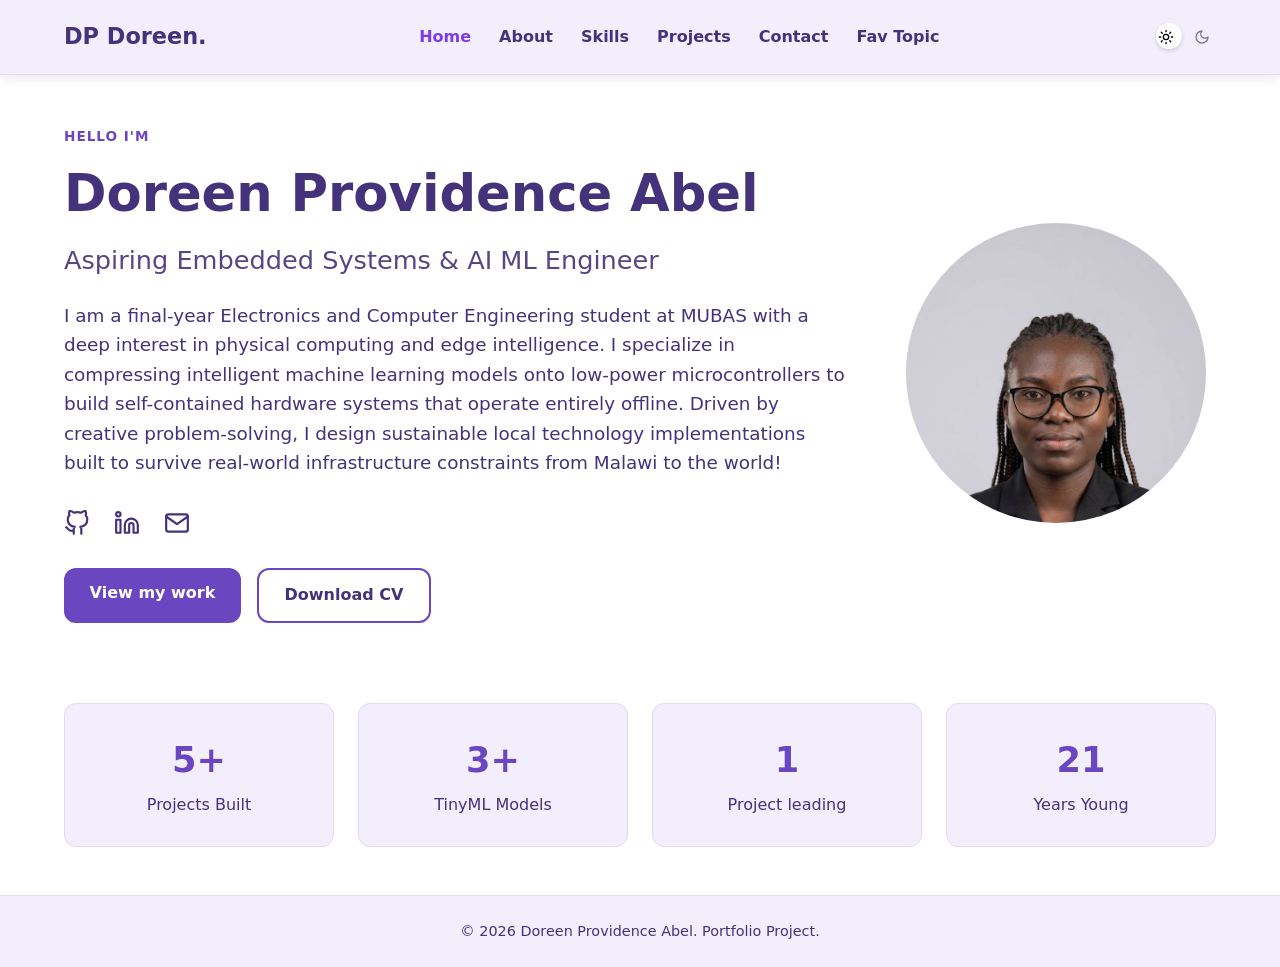
<file: index.html>
<!DOCTYPE html>
<html lang="en">

<head>
    <meta charset="UTF-8">
    <meta name="viewport" content="width=device-width, initial-scale=1.0">
    <title>Doreen Providence Abel | Engineering Portfolio</title>
    <link rel="stylesheet" href="./css/style.css">

    <script>
        (function () {
            const savedTheme = localStorage.getItem('theme') || 'light';
            document.documentElement.setAttribute('data-theme', savedTheme);
        })();
    </script>
</head>

<body class="site-wrapper">

    <!-- UNIVERSAL HEADER COMPONENT -->
    <header>
        <nav class="nav-container">
            <div class="logo">DP Doreen.</div>

            <!-- Standard Desktop Navigation Links Container -->
            <ul class="nav-links">
                <li><a href="index.html" class="active">Home</a></li>
                <li><a href="about.html">About</a></li>
                <li><a href="skills.html">Skills</a></li>
                <li><a href="projects.html">Projects</a></li>
                <li><a href="contact.html">Contact</a></li>
                <li><a href="fav-topic.html">Fav Topic</a></li>
            </ul>
            <div class="nav-utilities">
                <!-- Finalized Vector Pill Theme Switcher (Matches Your Design Reference) -->
                <button id="theme-toggle" class="theme-switch-pill" aria-label="Toggle Light and Dark Mode State">
                    <span class="pill-thumb"></span>

                    <!-- Vector Sun Line Icon -->
                    <svg class="icon-sun" viewBox="0 0 24 24" fill="none" stroke="currentColor" stroke-width="2" stroke-linecap="round"
                        stroke-linejoin="round">
                        <circle cx="12" cy="12" r="4"></circle>
                        <path
                            d="M12 2v2M12 20v2M4.93 4.93l1.41 1.41M17.66 17.66l1.41 1.41M2 12h2M20 12h2M6.34 17.66l-1.41 1.41M19.07 4.93l-1.41 1.41">
                        </path>
                    </svg>

                    <!-- Vector Moon Line Icon -->
                    <svg class="icon-moon" viewBox="0 0 24 24" fill="none" stroke="currentColor" stroke-width="2" stroke-linecap="round"
                        stroke-linejoin="round">
                        <path d="M12 3a6 6 0 0 0 9 9 9 9 0 1 1-9-9Z"></path>
                    </svg>
                </button>

                <button id="hamburger-trigger" aria-label="Toggle Mobile Navigation Drawer">☰</button>

            </div>
        </nav>
    </header>


    <!-- HERO INTRODUCTION ELEMENT -->
    <main class="main-content">
        <section id="hero" class="hero-split-layout">
            <div class="hero-text-block">
                <span class="eyebrow-sub">HELLO I'M</span>
                <h1>Doreen Providence Abel</h1>
                <h2>Aspiring Embedded Systems & AI ML Engineer</h2>
                <p class="hero-tagline">
                    I am a final-year Electronics and Computer Engineering student at MUBAS with a deep interest in physical computing and
                    edge intelligence. I specialize in compressing intelligent machine learning models onto low-power microcontrollers to
                    build self-contained hardware systems that operate entirely offline. Driven by creative problem-solving, I design
                    sustainable local technology implementations built to survive real-world infrastructure constraints from Malawi to the
                    world!
                </p>
                <div class="hero-social-icons-row">
                    <!-- Clickable GitHub Vector Link -->
                    <a href="https://github.com/pro247" target="_blank" class="hero-icon-link" aria-label="Open GitHub Developer Node">
                        <svg viewBox="0 0 24 24" width="24" height="24" fill="none" stroke="currentColor" stroke-width="2"
                            stroke-linecap="round" stroke-linejoin="round">
                            <path
                                d="M9 19c-5 1.5-5-2.5-7-3m14 6v-3.87a3.37 3.37 0 0 0-.94-2.61c3.14-.35 6.44-1.54 6.44-7A5.44 5.44 0 0 0 20 4.77 5.07 5.07 0 0 0 19.91 1S18.73.65 16 2.48a13.38 13.38 0 0 0-7 0C6.27.65 5.09 1 5.09 1A5.07 5.07 0 0 0 5 4.77a5.44 5.44 0 0 0-1.5 3.78c0 5.42 3.3 6.61 6.44 7A3.37 3.37 0 0 0 9 18.13V22">
                            </path>
                        </svg>
                    </a>

                    <!-- Clickable LinkedIn Vector Link -->
                    <a href="https://www.linkedin.com/in/doreen-providence-abel " target="_blank" class="hero-icon-link"
                        aria-label="Open LinkedIn Professional Network">
                        <svg viewBox="0 0 24 24" width="24" height="24" fill="none" stroke="currentColor" stroke-width="2"
                            stroke-linecap="round" stroke-linejoin="round">
                            <path d="M16 8a6 6 0 0 1 6 6v7h-4v-7a2 2 0 0 0-2-2 2 2 0 0 0-2 2v7h-4v-7a6 6 0 0 1 6-6z"></path>
                            <rect x="2" y="9" width="4" height="12"></rect>
                            <circle cx="4" cy="4" r="2"></circle>
                        </svg>
                    </a>
                    <!-- Clickable Email Link (Routes straight to your Contact Terminal form page) -->
                    <a href="contact.html" class="hero-icon-link" aria-label="Route to Contact Terminal Form">
                        <svg viewBox="0 0 24 24" width="24" height="24" fill="none" stroke="currentColor" stroke-width="2"
                            stroke-linecap="round" stroke-linejoin="round">
                            <path d="M4 4h16c1.1 0 2 .9 2 2v12c0 1.1-.9 2-2 2H4c-1.1 0-2-.9-2-2V6c0-1.1.9-2 2-2z"></path>
                            <polyline points="22,6 12,13 2,6"></polyline>
                        </svg>
                    </a>
                </div>
                <div class="cta-action-group">
                    <a href="projects.html" class="btn btn-primary">View my work</a>
                    <a href="assets/Doreen_Abel's_CV.pdf" download class="btn btn-secondary">Download CV</a>
                </div>
            </div>

            <!-- Wireframe Canvas Circle Avatar Module Placeholder -->
            <div class="hero-avatar-wrapper">
                <img src="assets/Doreen_Profile_Photo.jpeg" alt="Doreen Providence Abel Avatar" class="avatar-img">

            </div>
        </section>

        <!-- 4-CELL GRID METRICS DISPLAY (Lecturer Layout Grid Criterion) -->
        <section id="metrics" class="metrics-panel-grid">
            <div class="metric-card">
                <h3>5+</h3>
                <p>Projects Built</p>
            </div>
            <div class="metric-card">
                <h3>3+</h3>
                <p>TinyML Models</p>
            </div>
            <div class="metric-card">
                <h3>1</h3>
                <p>Project leading</p>
            </div>
            <div class="metric-card">
                <h3>21</h3>
                <p>Years Young</p>
            </div>
        </section>
    </main>

    <!-- BOTTOM-CENTERED FIXED COPYRIGHT FOOTER -->
    <footer class="site-footer">
        <p>&copy; 2026 Doreen Providence Abel. Portfolio Project.</p>
    </footer>

    <script src="./script.js"></script>
</body>

</html>
</file>
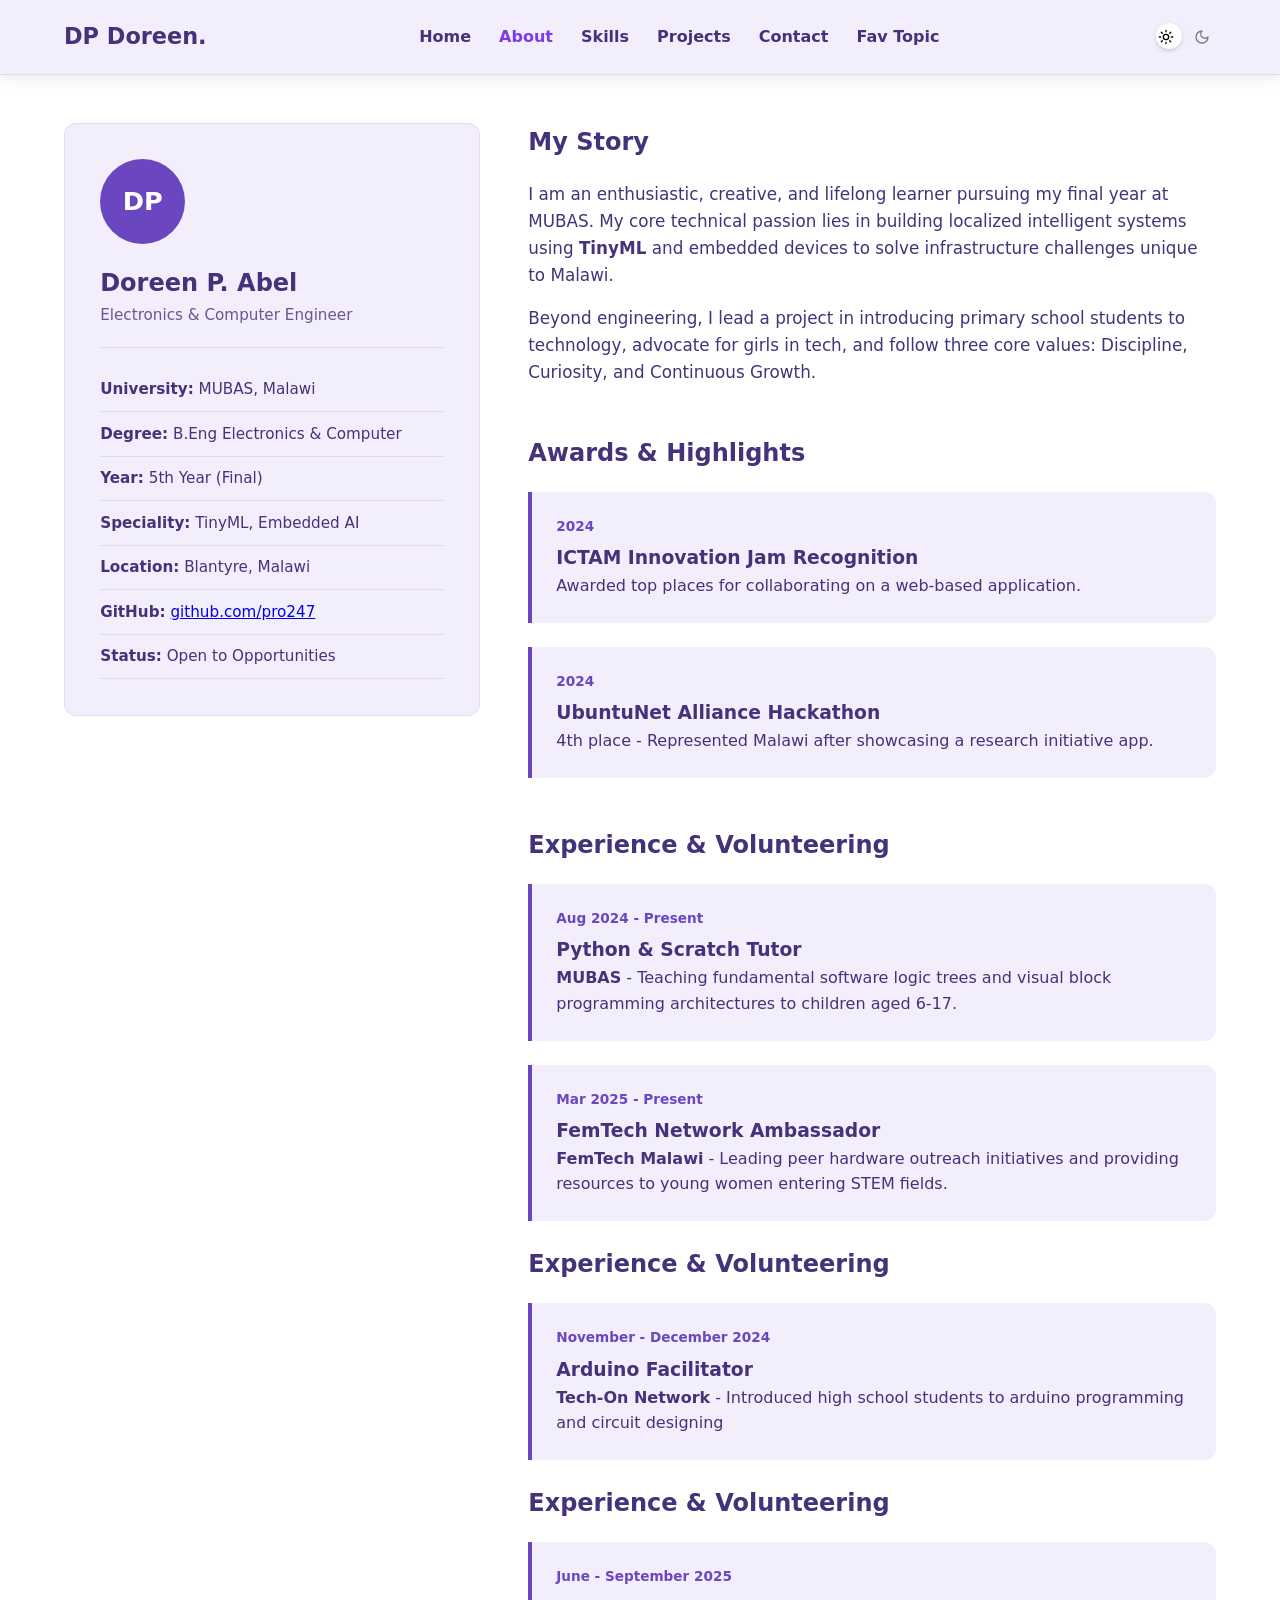
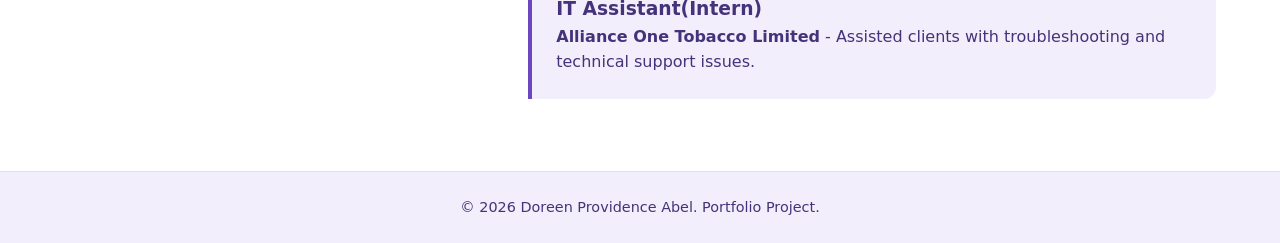
<file: about.html>
<!DOCTYPE html>
<html lang="en">

<head>
    <meta charset="UTF-8">
    <meta name="viewport" content="width=device-width, initial-scale=1.0">
    <title>Doreen Providence Abel | Engineering Portfolio</title>
    <link rel="stylesheet" href="./css/style.css">

    <script>
        (function () {
            const savedTheme = localStorage.getItem('theme') || 'light';
            document.documentElement.setAttribute('data-theme', savedTheme);
        })();
    </script>
</head>

<body class="site-wrapper">

    <!-- UNIVERSAL HEADER COMPONENT -->
    <header>
        <nav class="nav-container">
            <div class="logo">DP Doreen.</div>

            <!-- Standard Desktop Navigation Links Container -->
            <ul class="nav-links">
                <li><a href="index.html">Home</a></li>
                <li><a href="about.html" class="active">About</a></li>
                <li><a href="skills.html">Skills</a></li>
                <li><a href="projects.html">Projects</a></li>
                <li><a href="contact.html">Contact</a></li>
                <li><a href="fav-topic.html">Fav Topic</a></li>
            </ul>
            <div class="nav-utilities">
                <!-- Finalized Vector Pill Theme Switcher (Matches Your Design Reference) -->
                <button id="theme-toggle" class="theme-switch-pill" aria-label="Toggle Light and Dark Mode State">
                    <span class="pill-thumb"></span>

                    <!-- Vector Sun Line Icon -->
                    <svg class="icon-sun" viewBox="0 0 24 24" fill="none" stroke="currentColor" stroke-width="2" stroke-linecap="round"
                        stroke-linejoin="round">
                        <circle cx="12" cy="12" r="4"></circle>
                        <path
                            d="M12 2v2M12 20v2M4.93 4.93l1.41 1.41M17.66 17.66l1.41 1.41M2 12h2M20 12h2M6.34 17.66l-1.41 1.41M19.07 4.93l-1.41 1.41">
                        </path>
                    </svg>

                    <!-- Vector Moon Line Icon -->
                    <svg class="icon-moon" viewBox="0 0 24 24" fill="none" stroke="currentColor" stroke-width="2" stroke-linecap="round"
                        stroke-linejoin="round">
                        <path d="M12 3a6 6 0 0 0 9 9 9 9 0 1 1-9-9Z"></path>
                    </svg>
                </button>

                <button id="hamburger-trigger" aria-label="Toggle Mobile Navigation Drawer">☰</button>
            </div>
        </nav>
    </header>


    <!-- DASHBOARD UNEVEN SPLIT GRID (Columns 1-4 vs Columns 5-12) -->
    <main class="main-content about-dashboard-layout">

        <!-- LEFT CONTROL SIDEBAR: PROFILE DATA BLOCK -->
        <aside class="profile-aside-card">
            <div class="profile-circle-placeholder">DP</div>
            <h1>Doreen P. Abel</h1>
            <p class="profile-subtitle-tag">Electronics & Computer Engineer</p>
            <hr class="card-separator">
            <ul class="meta-data-table">
                <li><strong>University:</strong> MUBAS, Malawi</li>
                <li><strong>Degree:</strong> B.Eng Electronics & Computer</li>
                <li><strong>Year:</strong> 5th Year (Final)</li>
                <li><strong>Speciality:</strong> TinyML, Embedded AI</li>
                <li><strong>Location:</strong> Blantyre, Malawi</li>
                <li><strong>GitHub:</strong> <a href="https://github.com/pro247" target="_blank"
                        rel="noopener noreferrer">github.com/pro247</a></li>
                <li><strong>Status:</strong> Open to Opportunities</li>
            </ul>
        </aside>

        <!-- RIGHT DATA STREAM: BIOGRAPHY, HIGHLIGHTS, EXPERIENCES -->
        <div class="content-stream-panel">

            <article class="narrative-block">
                <h2>My Story</h2>
                <p>I am an enthusiastic, creative, and lifelong learner pursuing my final year at MUBAS. My core technical passion lies in
                    building localized intelligent systems using <strong>TinyML</strong> and embedded devices to solve infrastructure
                    challenges unique to Malawi.</p>
                <p>Beyond engineering, I lead a project in introducing primary school students to technology, advocate for girls in tech,
                    and follow three core values: Discipline,
                    Curiosity, and Continuous Growth.</p>
            </article>

            <article class="milestones-block">
                <h2>Awards & Highlights</h2>
                <div class="timeline-event-card highlight-node">
                    <span class="timeline-date">2024</span>
                    <h3>ICTAM Innovation Jam Recognition</h3>
                    <p>Awarded top places for collaborating on a web-based application.</p>
                </div>
                <div class="timeline-event-card highlight-node">
                    <span class="timeline-date">2024</span>
                    <h3>UbuntuNet Alliance Hackathon</h3>
                    <p>4th place - Represented Malawi after showcasing a research initiative app.</p>
                </div>
            </article>

            <article class="experience-block">
                <h2>Experience & Volunteering</h2>
                <div class="timeline-event-card">
                    <span class="timeline-date">Aug 2024 - Present</span>
                    <h3>Python & Scratch Tutor</h3>
                    <p><strong>MUBAS</strong> - Teaching fundamental software logic trees and visual block programming architectures to
                        children aged 6-17.</p>
                </div>
                <div class="timeline-event-card">
                    <span class="timeline-date">Mar 2025 - Present</span>
                    <h3>FemTech Network Ambassador</h3>
                    <p><strong>FemTech Malawi</strong> - Leading peer hardware outreach initiatives and providing resources to young women
                        entering STEM fields.</p>
                </div>
                <h2>Experience & Volunteering</h2>
                <div class="timeline-event-card">
                    <span class="timeline-date">November - December 2024</span>
                    <h3>Arduino Facilitator </h3>
                    <p><strong>Tech-On Network</strong> - Introduced high school students to arduino programming and circuit designing</p>
                </div>
                <h2>Experience & Volunteering</h2>
                <div class="timeline-event-card">
                    <span class="timeline-date">June - September 2025</span>
                    <h3>IT Assistant(Intern)</h3>
                    <p><strong>Alliance One Tobacco Limited</strong> - Assisted clients with troubleshooting and technical support issues.
                    </p>
                </div>
            </article>

        </div>
    </main>

    <footer class="site-footer">
        <p>&copy; 2026 Doreen Providence Abel. Portfolio Project.</p>
    </footer>

    <script src="./script.js"></script>
</body>

</html>
</file>
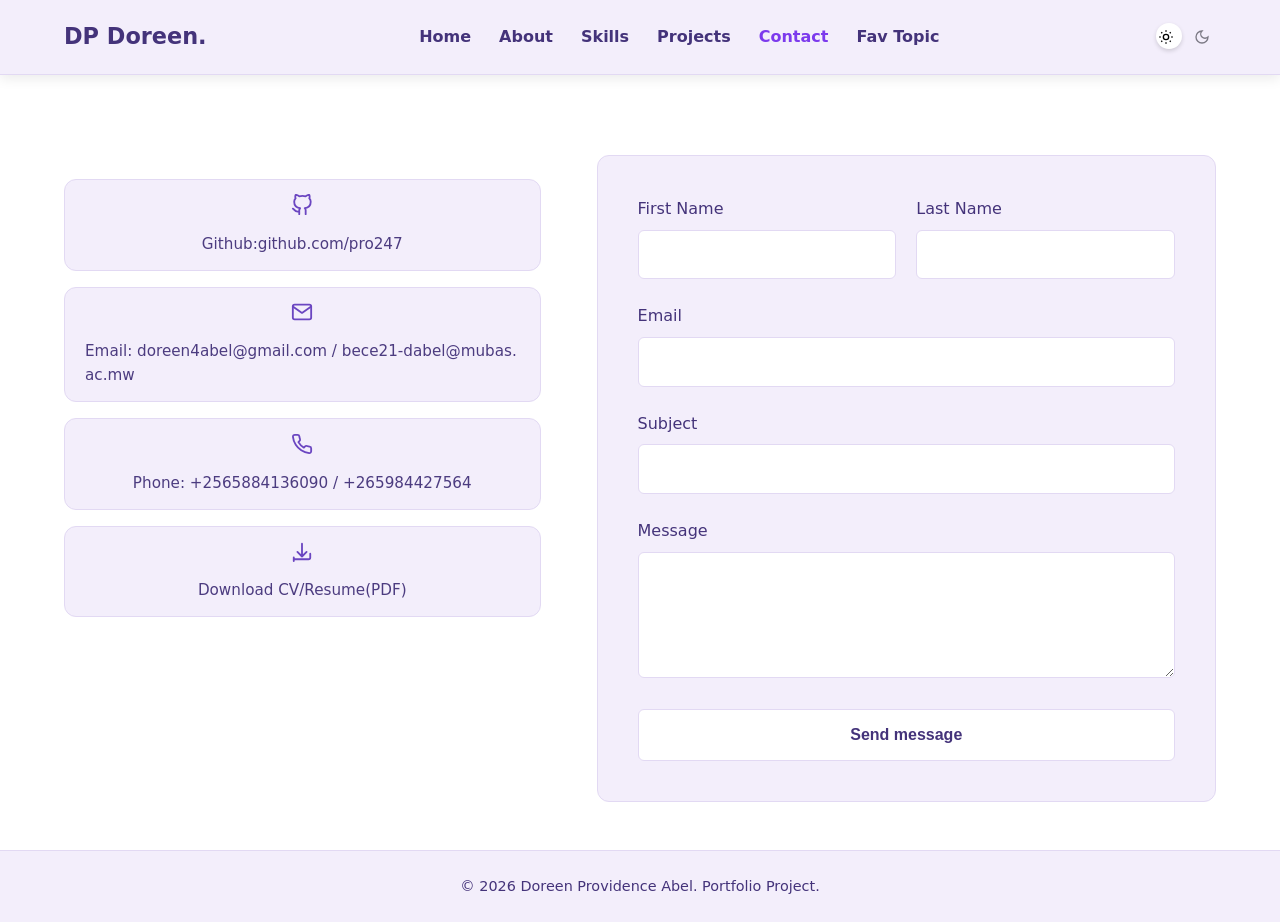
<file: contact.html>
<!DOCTYPE html>
<html lang="en">

<head>
    <meta charset="UTF-8">
    <meta name="viewport" content="width=device-width, initial-scale=1.0">
    <title>Doreen Providence Abel | Engineering Portfolio</title>
    <!-- Linked Stylesheet using Sans Regular rules -->
    <link rel="stylesheet" href="./css/style.css">

    <script>
        (function () {
            const savedTheme = localStorage.getItem('theme') || 'light';
            document.documentElement.setAttribute('data-theme', savedTheme);
        })();
    </script>
</head>

<body class="site-wrapper">

    <!-- UNIVERSAL HEADER COMPONENT -->
    <header>
        <nav class="nav-container">
            <div class="logo">DP Doreen.</div>

            <!-- Standard Desktop Navigation Links Container -->
            <ul class="nav-links">
                <li><a href="index.html">Home</a></li>
                <li><a href="about.html">About</a></li>
                <li><a href="skills.html">Skills</a></li>
                <li><a href="projects.html">Projects</a></li>
                <li><a href="contact.html" class="active">Contact</a></li>
                <li><a href="fav-topic.html">Fav Topic</a></li>
            </ul>
            <div class="nav-utilities">
                <button id="theme-toggle" class="theme-switch-pill" aria-label="Toggle Theme">
                    <span class="pill-thumb"></span>
                    <svg class="icon-sun" viewBox="0 0 24 24" fill="none" stroke="currentColor" stroke-width="2">
                        <circle cx="12" cy="12" r="4"></circle>
                        <path
                            d="M12 2v2M12 20v2M4.93 4.93l1.41 1.41M17.66 17.66l1.41 1.41M2 12h2M20 12h2M6.34 17.66l-1.41 1.41M19.07 4.93l-1.41 1.41">
                        </path>
                    </svg>
                    <svg class="icon-moon" viewBox="0 0 24 24" fill="none" stroke="currentColor" stroke-width="2">
                        <path d="M12 3a6 6 0 0 0 9 9 9 9 0 1 1-9-9Z"></path>
                    </svg>
                </button>
                <button id="hamburger-trigger" aria-label="Toggle Mobile Navigation Drawer">☰</button>
            </div>


        </nav>
    </header>


    <!-- MAIN CONTACT CONTENT ROW GRID -->
    <main class="main-content">
        <div class="contact-grid-wrapper">

            <!-- LEFT PANEL STREAM: SOCIAL CONNECTIVITY INFORMATION -->
            <div class="social-links-panel">
                <div class="contact-method-cards">

                    <!-- GitHub Tile (Real Vector Icon) -->
                    <div class="contact-card">
                        <svg class="contact-svg-icon" viewBox="0 0 24 24" fill="none" stroke="currentColor" stroke-width="2"
                            stroke-linecap="round" stroke-linejoin="round">
                            <path
                                d="M9 19c-5 1.5-5-2.5-7-3m14 6v-3.87a3.37 3.37 0 0 0-.94-2.61c3.14-.35 6.44-1.54 6.44-7A5.44 5.44 0 0 0 20 4.77 5.07 5.07 0 0 0 19.91 1S18.73.65 16 2.48a13.38 13.38 0 0 0-7 0C6.27.65 5.09 1 5.09 1A5.07 5.07 0 0 0 5 4.77a5.44 5.44 0 0 0-1.5 3.78c0 5.42 3.3 6.61 6.44 7A3.37 3.37 0 0 0 9 18.13V22">
                            </path>
                        </svg>
                        <div class="card-text-group">
                            <span>Github:github.com/pro247</span>
                        </div>
                    </div>

                    <!-- Unified Email Tile (Real Vector Icon) -->
                    <div class="contact-card">
                        <svg class="contact-svg-icon" viewBox="0 0 24 24" fill="none" stroke="currentColor" stroke-width="2"
                            stroke-linecap="round" stroke-linejoin="round">
                            <path d="M4 4h16c1.1 0 2 .9 2 2v12c0 1.1-.9 2-2 2H4c-1.1 0-2-.9-2-2V6c0-1.1.9-2 2-2z"></path>
                            <polyline points="22,6 12,13 2,6"></polyline>
                        </svg>
                        <div class="card-text-group">
                            <span>Email: doreen4abel@gmail.com / bece21-dabel@mubas.ac.mw</span>
                        </div>
                    </div>

                    <!-- Phone Tile (Real Vector Icon) -->
                    <div class="contact-card">
                        <svg class="contact-svg-icon" viewBox="0 0 24 24" fill="none" stroke="currentColor" stroke-width="2"
                            stroke-linecap="round" stroke-linejoin="round">
                            <path
                                d="M22 16.92v3a2 2 0 0 1-2.18 2 19.79 19.79 0 0 1-8.63-3.07 19.5 19.5 0 0 1-6-6 19.79 19.79 0 0 1-3.07-8.67A2 2 0 0 1 4.11 2h3a2 2 0 0 1 2 1.72 12.84 12.84 0 0 0 .7 2.81 2 2 0 0 1-.45 2.11L8.09 9.91a16 16 0 0 0 6 6l1.27-1.27a2 2 0 0 1 2.11-.45 12.84 12.84 0 0 0 2.81.7A2 2 0 0 1 22 16.92z">
                            </path>
                        </svg>
                        <div class="card-text-group">
                            <span> Phone: +2565884136090 / +265984427564</span>
                        </div>
                    </div>

                    <!-- Download CV Tile -->
                    <a href="assets/Doreen_Abel's_CV.pdf" download class="contact-card download-card-node">
                        <svg class="contact-svg-icon" viewBox="0 0 24 24" fill="none" stroke="currentColor" stroke-width="2"
                            stroke-linecap="round" stroke-linejoin="round">
                            <path d="M21 15v4a2 2 0 0 1-2 2H5a2 2 0 0 1-2-2v4m4-10l5 5 5-5m-5-9v14"></path>
                        </svg>
                        <div class="card-text-group">
                            <span>Download CV/Resume(PDF)</span>
                        </div>
                    </a>

                </div>



            </div>

            <!-- RIGHT PANEL STREAM: SHADED INPUT GRID CONTAINER -->
            <div class="message-form-panel">
                <form id="portfolio-contact-form" novalidate>

                    <!-- First Name / Last Name Flex Split Row Array -->
                    <div class="form-row-split">
                        <div class="input-group">
                            <label for="first-name">First Name</label>
                            <input type="text" id="first-name" required>
                        </div>
                        <div class="input-group">
                            <label for="last-name">Last Name</label>
                            <input type="text" id="last-name" required>
                        </div>
                    </div>

                    <div class="input-group">
                        <label for="user-email">Email</label>
                        <input type="email" id="user-email" required>
                    </div>

                    <div class="input-group">
                        <label for="subject-line">Subject</label>
                        <input type="text" id="subject-line" required>
                    </div>

                    <div class="input-group">
                        <label for="message-box">Message</label>
                        <textarea id="message-box" rows="5" required></textarea>
                    </div>

                    <!-- Centered large action input submission button -->
                    <button type="submit" class="btn btn-submit-node">Send message</button>

                </form>
            </div>

        </div>
    </main>

    <!-- FIXED STICKY FOOTER -->
    <footer class="site-footer">
        <p>&copy; 2026 Doreen Providence Abel. Portfolio Project.</p>
    </footer>

    <script src="./script.js"></script>
</body>

</html>
</file>
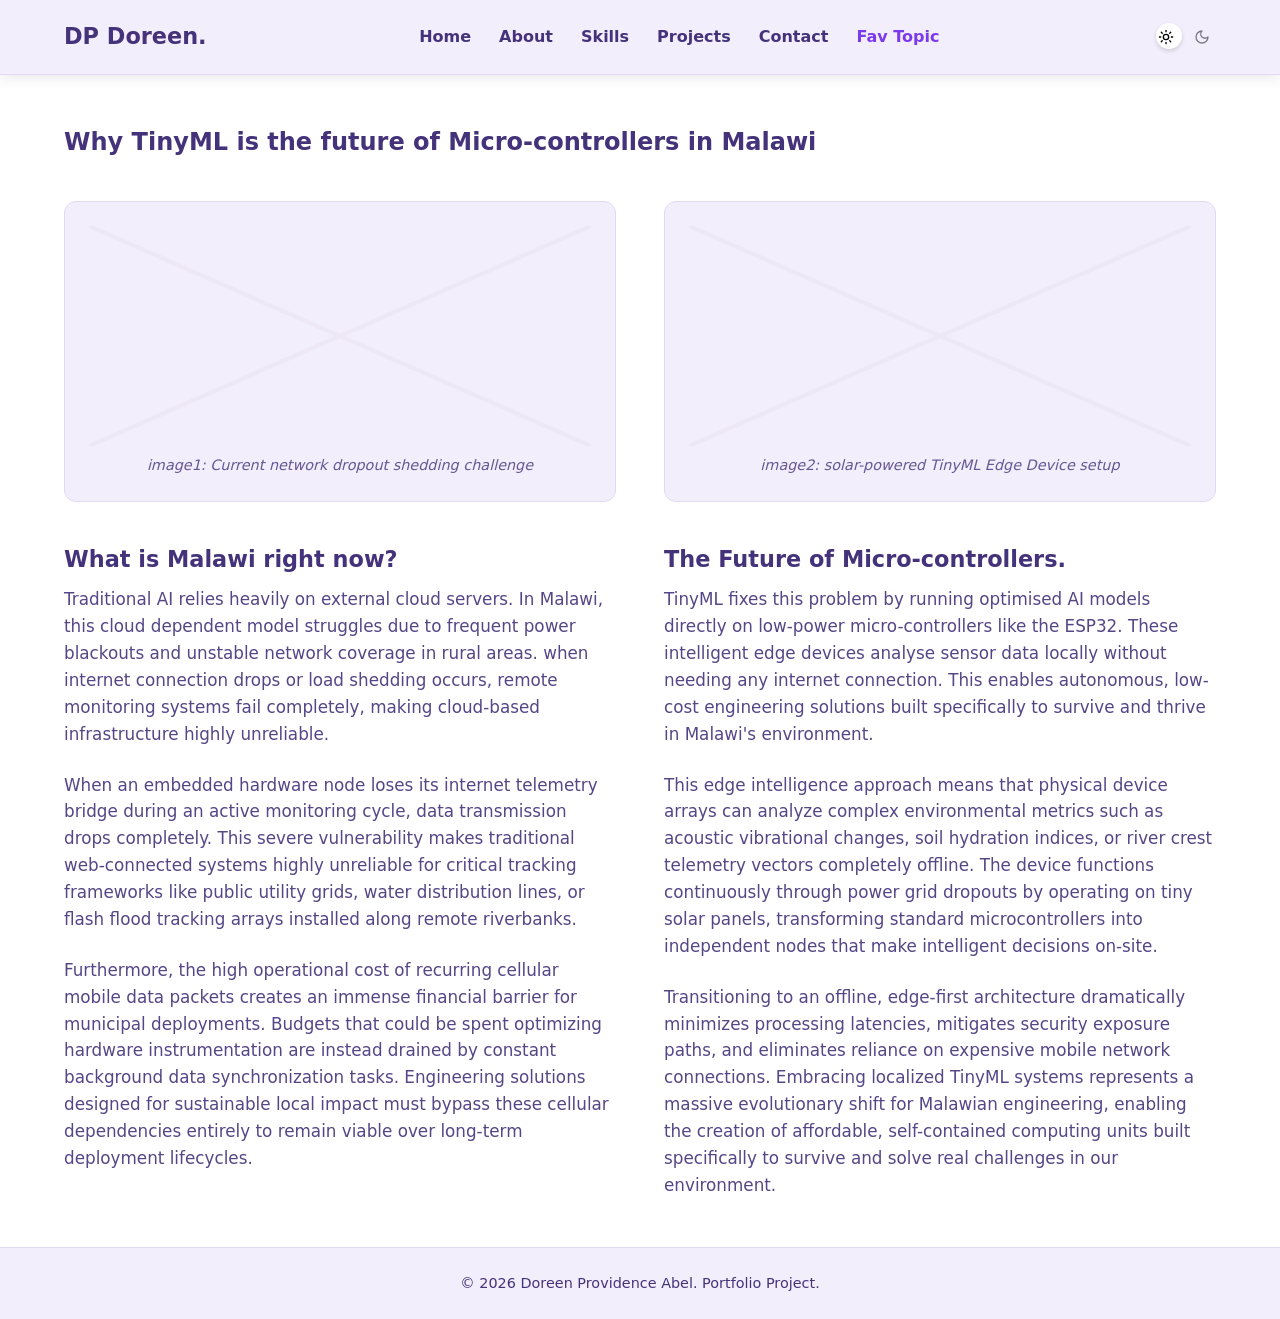
<file: fav-topic.html>
<!DOCTYPE html>
<html lang="en">

<head>
    <meta charset="UTF-8">
    <meta name="viewport" content="width=device-width, initial-scale=1.0">
    <title>Doreen Providence Abel | Engineering Portfolio</title>
    <link rel="stylesheet" href="./css/style.css">

    <script>
        (function () {
            const savedTheme = localStorage.getItem('theme') || 'light';
            document.documentElement.setAttribute('data-theme', savedTheme);
        })();
    </script>
</head>

<body class="site-wrapper">

    <!-- UNIVERSAL HEADER COMPONENT -->
    <header>
        <nav class="nav-container">
            <div class="logo">DP Doreen.</div>

            <!-- Standard Desktop Navigation Links Container -->
            <ul class="nav-links">
                <li><a href="index.html">Home</a></li>
                <li><a href="about.html">About</a></li>
                <li><a href="skills.html">Skills</a></li>
                <li><a href="projects.html">Projects</a></li>
                <li><a href="contact.html">Contact</a></li>
                <li><a href="fav-topic.html" class="active">Fav Topic</a></li>
            </ul>
            <div class="nav-utilities">
                <!-- Finalized Vector Pill Theme Switcher (Matches Your Design Reference) -->
                <button id="theme-toggle" class="theme-switch-pill" aria-label="Toggle Light and Dark Mode State">
                    <span class="pill-thumb"></span>

                    <!-- Vector Sun Line Icon -->
                    <svg class="icon-sun" viewBox="0 0 24 24" fill="none" stroke="currentColor" stroke-width="2" stroke-linecap="round"
                        stroke-linejoin="round">
                        <circle cx="12" cy="12" r="4"></circle>
                        <path
                            d="M12 2v2M12 20v2M4.93 4.93l1.41 1.41M17.66 17.66l1.41 1.41M2 12h2M20 12h2M6.34 17.66l-1.41 1.41M19.07 4.93l-1.41 1.41">
                        </path>
                    </svg>

                    <!-- Vector Moon Line Icon -->
                    <svg class="icon-moon" viewBox="0 0 24 24" fill="none" stroke="currentColor" stroke-width="2" stroke-linecap="round"
                        stroke-linejoin="round">
                        <path d="M12 3a6 6 0 0 0 9 9 9 9 0 1 1-9-9Z"></path>
                    </svg>
                </button>

                <button id="hamburger-trigger" aria-label="Toggle Mobile Navigation Drawer">☰</button>
            </div>
        </nav>
    </header>


    <main class="main-content">
        <section class="fav-topic-page-layout">

            <div class="article-hero-heading">
                <h1>Why TinyML is the future of Micro-controllers in Malawi</h1>
            </div>

            <!-- TWO COLUMN PARALLEL MATRIX BLOCK (Direct copy of your Figma screenshot) -->
            <div class="article-split-grid">

                <!-- Left Column Stream: Current State -->
                <div class="article-column">
                    <figure class="wireframe-image-block">
                        <div class="x-box-graphic">
                            <svg viewBox="0 0 100 100" preserveAspectRatio="none">
                                <line x1="0" y1="0" x2="100" y2="100" stroke="var(--color-border)" stroke-width="1.5" />
                                <line x1="100" y1="0" x2="0" y2="100" stroke="var(--color-border)" stroke-width="1.5" />
                            </svg>
                        </div>
                        <figcaption class="wireframe-caption">image1: Current network dropout shedding challenge</figcaption>
                    </figure>

                    <div class="article-text-content">
                        <h3>What is Malawi right now?</h3>
                        <p>Traditional AI relies heavily on external cloud servers. In Malawi, this cloud dependent model struggles due to
                            frequent power blackouts and unstable network coverage in rural areas. when internet connection drops or load
                            shedding occurs, remote monitoring systems fail completely, making cloud-based infrastructure highly unreliable.
                        </p>
                        <p>When an embedded hardware node loses its internet telemetry bridge during an active monitoring cycle, data
                            transmission drops completely. This severe vulnerability makes traditional web-connected systems highly
                            unreliable for critical tracking frameworks like public utility grids, water distribution lines, or flash flood
                            tracking arrays installed along remote riverbanks.</p>

                        <p>Furthermore, the high operational cost of recurring cellular mobile data packets creates an immense financial
                            barrier for municipal deployments. Budgets that could be spent optimizing hardware instrumentation are instead
                            drained by constant background data synchronization tasks. Engineering solutions designed for sustainable local
                            impact must bypass these cellular dependencies entirely to remain viable over long-term deployment lifecycles.
                        </p>
                    </div>
                </div>

                <!-- Right Column Stream: Future State -->
                <div class="article-column">
                    <figure class="wireframe-image-block">
                        <div class="x-box-graphic">
                            <svg viewBox="0 0 100 100" preserveAspectRatio="none">
                                <line x1="0" y1="0" x2="100" y2="100" stroke="var(--color-border)" stroke-width="1.5" />
                                <line x1="100" y1="0" x2="0" y2="100" stroke="var(--color-border)" stroke-width="1.5" />
                            </svg>
                        </div>
                        <figcaption class="wireframe-caption">image2: solar-powered TinyML Edge Device setup</figcaption>
                    </figure>

                    <div class="article-text-content">
                        <h3>The Future of Micro-controllers.</h3>
                        <p>TinyML fixes this problem by running optimised AI models directly on low-power micro-controllers like the ESP32.
                            These intelligent edge devices analyse sensor data locally without needing any internet connection. This enables
                            autonomous, low-cost engineering solutions built specifically to survive and thrive in Malawi's environment.


                        </p>

                        <p>This edge intelligence approach means that physical device arrays can analyze complex environmental metrics such
                            as acoustic vibrational changes, soil hydration indices, or river crest telemetry vectors completely offline.
                            The device functions continuously through power grid dropouts by operating on tiny solar panels, transforming
                            standard microcontrollers into independent nodes that make intelligent decisions on-site.

                        </p>

                        <p>Transitioning to an offline, edge-first architecture dramatically minimizes processing latencies, mitigates
                            security exposure paths, and eliminates reliance on expensive mobile network connections. Embracing localized
                            TinyML systems represents a massive evolutionary shift for Malawian engineering, enabling the creation of
                            affordable, self-contained computing units built specifically to survive and solve real challenges in our
                            environment.</p>
                    </div>
                </div>

            </div>

        </section>
    </main>

    <footer class="site-footer">
        <p>&copy; 2026 Doreen Providence Abel. Portfolio Project.</p>
    </footer>

    <script src="./script.js"></script>
</body>

</html>
</file>
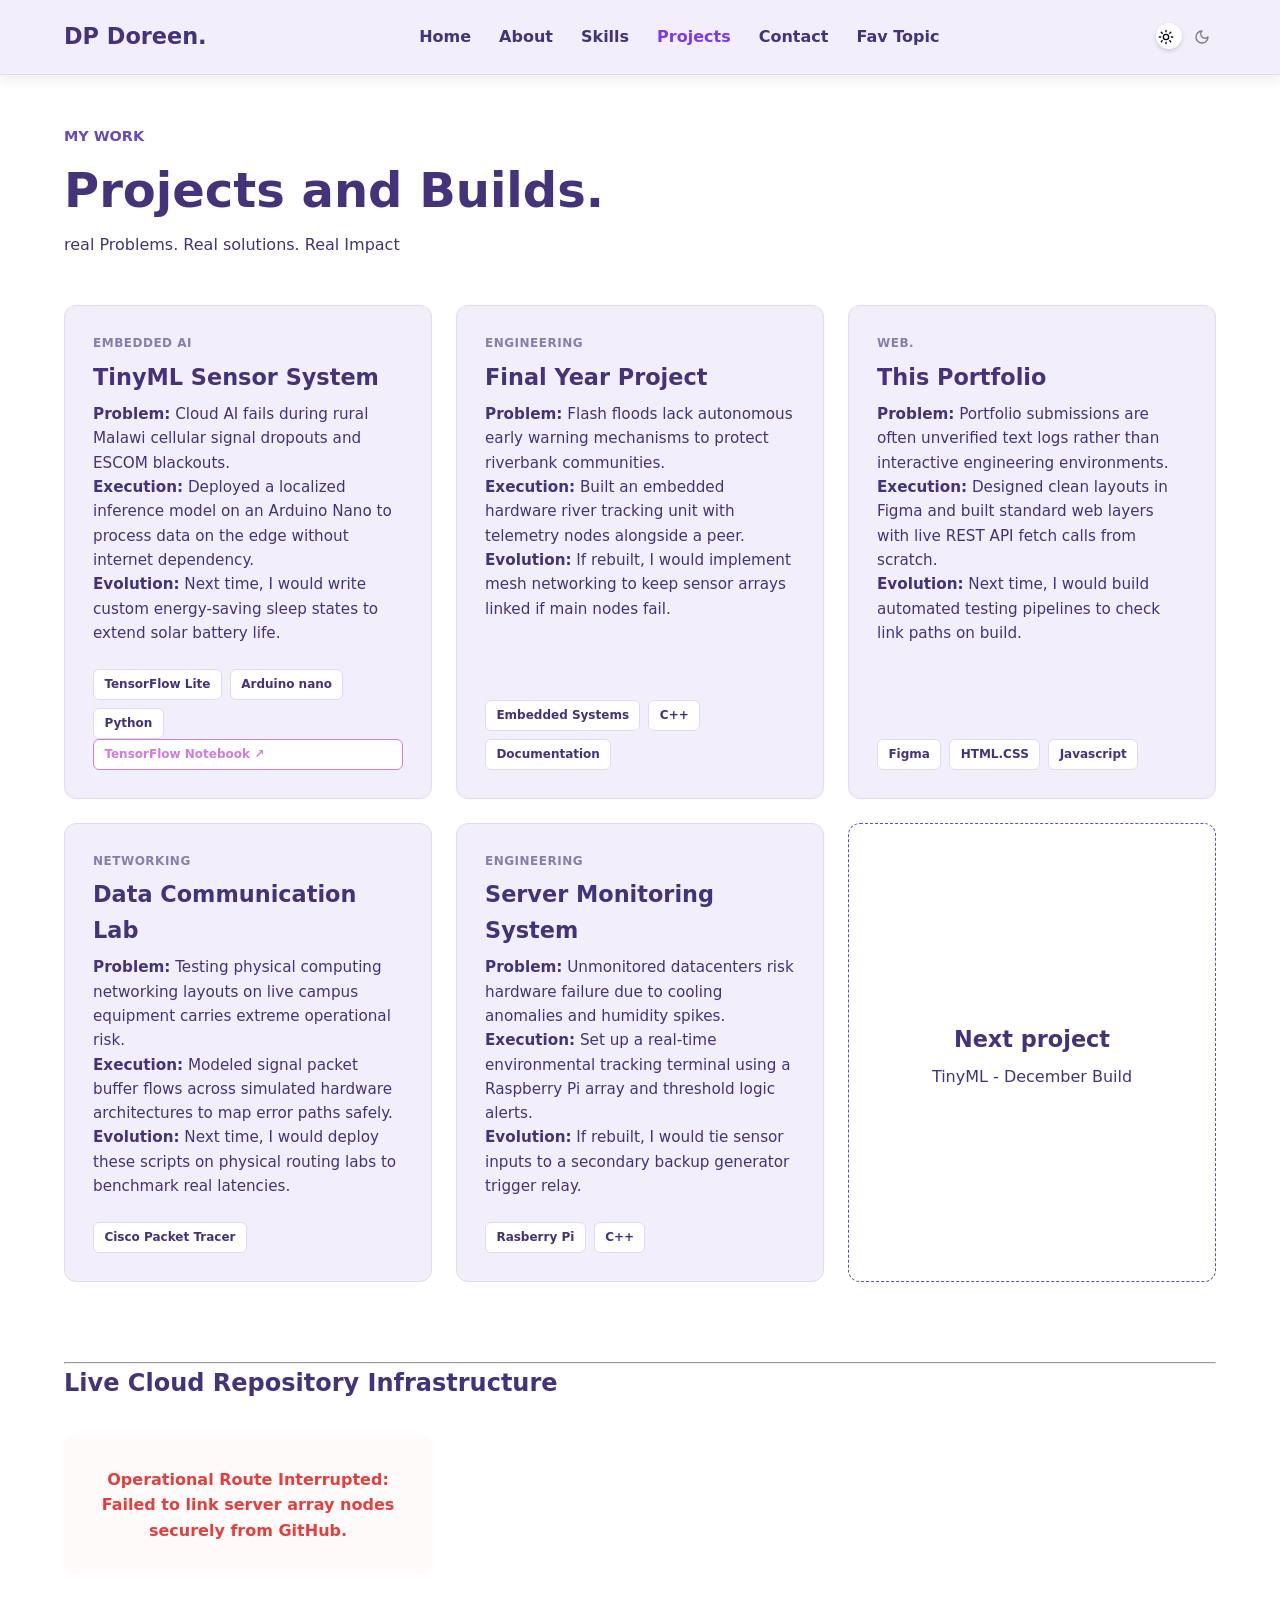
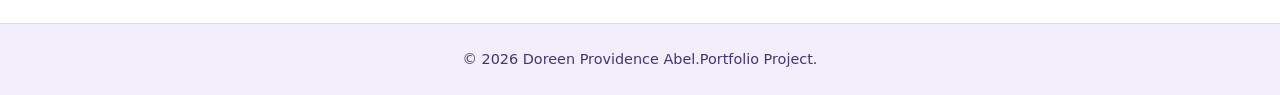
<file: projects.html>
<!DOCTYPE html>
<html lang="en">

<head>
    <meta charset="UTF-8">
    <meta name="viewport" content="width=device-width, initial-scale=1.0">
    <title>Projects Terminal | Doreen Providence Abel</title>
    <!-- Linked Stylesheet using Sans Regular rules -->
    <link rel="stylesheet" href="./css/style.css">

    <script>
        (function () {
            const savedTheme = localStorage.getItem('theme') || 'light';
            document.documentElement.setAttribute('data-theme', savedTheme);
        })();
    </script>
</head>

<body class="site-wrapper">

    <!-- UNIVERSAL HEADER COMPONENT -->
    <header>
        <nav class="nav-container">
            <div class="logo">DP Doreen.</div>

            <!-- Standard Desktop Navigation Links Container -->
            <ul class="nav-links">
                <li><a href="index.html">Home</a></li>
                <li><a href="about.html">About</a></li>
                <li><a href="skills.html">Skills</a></li>
                <li><a href="projects.html" class="active">Projects</a></li>
                <li><a href="contact.html">Contact</a></li>
                <li><a href="fav-topic.html">Fav Topic</a></li>
            </ul>
            <div class="nav-utilities">
                <!-- Finalized Vector Pill Theme Switcher (Matches Your Design Reference) -->
                <button id="theme-toggle" class="theme-switch-pill" aria-label="Toggle Light and Dark Mode State">
                    <span class="pill-thumb"></span>

                    <!-- Vector Sun Line Icon -->
                    <svg class="icon-sun" viewBox="0 0 24 24" fill="none" stroke="currentColor" stroke-width="2" stroke-linecap="round"
                        stroke-linejoin="round">
                        <circle cx="12" cy="12" r="4"></circle>
                        <path
                            d="M12 2v2M12 20v2M4.93 4.93l1.41 1.41M17.66 17.66l1.41 1.41M2 12h2M20 12h2M6.34 17.66l-1.41 1.41M19.07 4.93l-1.41 1.41">
                        </path>
                    </svg>

                    <!-- Vector Moon Line Icon -->
                    <svg class="icon-moon" viewBox="0 0 24 24" fill="none" stroke="currentColor" stroke-width="2" stroke-linecap="round"
                        stroke-linejoin="round">
                        <path d="M12 3a6 6 0 0 0 9 9 9 9 0 1 1-9-9Z"></path>
                    </svg>
                </button>

                <button id="hamburger-trigger" aria-label="Toggle Mobile Navigation Drawer">☰</button>
            </div>
        </nav>
    </header>


    <!-- MAIN PROJECT SUBMISSION ENGINE -->
    <main class="main-content">
        <section class="projects-page-container">

            <div class="projects-hero-header">
                <span class="eyebrow-text">My work</span>
                <h1>Projects and Builds.</h1>
                <p class="tagline-sub">real Problems. Real solutions. Real Impact</p>
            </div>

            <!-- THE 3-COLUMN LAYOUT GRID (Exactly matching your Figma design screenshot) -->
            <div class="projects-showcase-grid">

                <!-- Card 1: TinyML Sensor System -->
                <article class="project-card">
                    <span class="card-domain">Embedded AI</span>
                    <h3>TinyML Sensor System</h3>
                    <p class="card-desc">
                        <strong>Problem:</strong> Cloud AI fails during rural Malawi cellular signal dropouts and ESCOM blackouts.<br>
                        <strong>Execution:</strong> Deployed a localized inference model on an Arduino Nano to process data on the edge
                        without internet dependency.<br>
                        <strong>Evolution:</strong> Next time, I would write custom energy-saving sleep states to extend solar battery life.
                    </p>
                    <div class="tech-badge-container">
                        <span class="tech-tag">TensorFlow Lite</span>
                        <span class="tech-tag">Arduino nano</span>
                        <span class="tech-tag">Python</span>
                    </div>
                    <a href="https://colab.research.google.com/drive/1NAXOG2rs9z00xcVIEHcQ-7uWtk8h4LRf?usp=sharing" target="_blank"
                        class="tech-tag" style="color: #ce7ed9; border-color: #ce7ed9; font-weight: 700; text-decoration: none;">
                        TensorFlow Notebook ↗
                    </a>
                </article>

                <!-- Card 2: Final Year Project -->
                <article class="project-card">
                    <span class="card-domain">Engineering</span>
                    <h3>Final Year Project</h3>
                    <p class="card-desc">
                        <strong>Problem:</strong> Flash floods lack autonomous early warning mechanisms to protect riverbank
                        communities.<br>
                        <strong>Execution:</strong> Built an embedded hardware river tracking unit with telemetry nodes alongside a
                        peer.<br>
                        <strong>Evolution:</strong> If rebuilt, I would implement mesh networking to keep sensor arrays linked if main nodes
                        fail.
                    </p>
                    <div class="tech-badge-container">
                        <span class="tech-tag">Embedded Systems</span>
                        <span class="tech-tag">C++</span>
                        <span class="tech-tag">Documentation</span>
                    </div>
                </article>

                <!-- Card 3: This Portfolio -->
                <article class="project-card">
                    <span class="card-domain">WEB.</span>
                    <h3>This Portfolio</h3>
                    <p class="card-desc">
                        <strong>Problem:</strong> Portfolio submissions are often unverified text logs rather than interactive engineering
                        environments.<br>
                        <strong>Execution:</strong> Designed clean layouts in Figma and built standard web layers with live REST API fetch
                        calls from scratch.<br>
                        <strong>Evolution:</strong> Next time, I would build automated testing pipelines to check link paths on build.
                    </p>
                    <div class="tech-badge-container">
                        <span class="tech-tag">Figma</span>
                        <span class="tech-tag">HTML.CSS</span>
                        <span class="tech-tag">Javascript</span>
                    </div>
                </article>

                <!-- Card 4: Data Communication Lab -->
                <article class="project-card">
                    <span class="card-domain">Networking</span>
                    <h3>Data Communication Lab</h3>
                    <p class="card-desc">
                        <strong>Problem:</strong> Testing physical computing networking layouts on live campus equipment carries extreme
                        operational risk.<br>
                        <strong>Execution:</strong> Modeled signal packet buffer flows across simulated hardware architectures to map error
                        paths safely.<br>
                        <strong>Evolution:</strong> Next time, I would deploy these scripts on physical routing labs to benchmark real
                        latencies.
                    </p>
                    <div class="tech-badge-container">
                        <span class="tech-tag">Cisco Packet Tracer</span>
                    </div>
                </article>

                <!-- Card 5: Server Monitoring System -->
                <article class="project-card">
                    <span class="card-domain">Engineering</span>
                    <h3>Server Monitoring System</h3>
                    <p class="card-desc">
                        <strong>Problem:</strong> Unmonitored datacenters risk hardware failure due to cooling anomalies and humidity
                        spikes.<br>
                        <strong>Execution:</strong> Set up a real-time environmental tracking terminal using a Raspberry Pi array and
                        threshold logic alerts.<br>
                        <strong>Evolution:</strong> If rebuilt, I would tie sensor inputs to a secondary backup generator trigger relay.
                    </p>
                    <div class="tech-badge-container">
                        <span class="tech-tag">Rasberry Pi</span>
                        <span class="tech-tag">C++</span>
                    </div>
                </article>

                <!-- Card 6: Next Project Coming Soon -->
                <article class="project-card soon-card">
                    <div class="soon-center-content">
                        <h3>Next project</h3>
                        <p class="date-stamp">TinyML - December Build</p>
                    </div>
                </article>

            </div>

        </section>
        <!-- DYNAMIC REGION: LIVE CLOUD API ASYNC GRID HOOK -->
        <section class="github-api-section">
            <hr class="section-divider">
            <h2>Live Cloud Repository Infrastructure</h2>

            <!-- JavaScript target node where live data lands -->
            <div id="repo-container" class="github-cards-grid">
                <div class="loading-state-card">
                    <p>Asynchronously polling github.com/pro247 for active repository nodes...</p>
                </div>
            </div>
        </section>

    </main>

    <!-- FOOTER ALIGNED TO BOTTOM CENTER -->
    <footer class="site-footer">
        <p>&copy; 2026 Doreen Providence Abel.Portfolio Project.</p>
    </footer>

    <script src="script.js"></script>
</body>

</html>
</file>
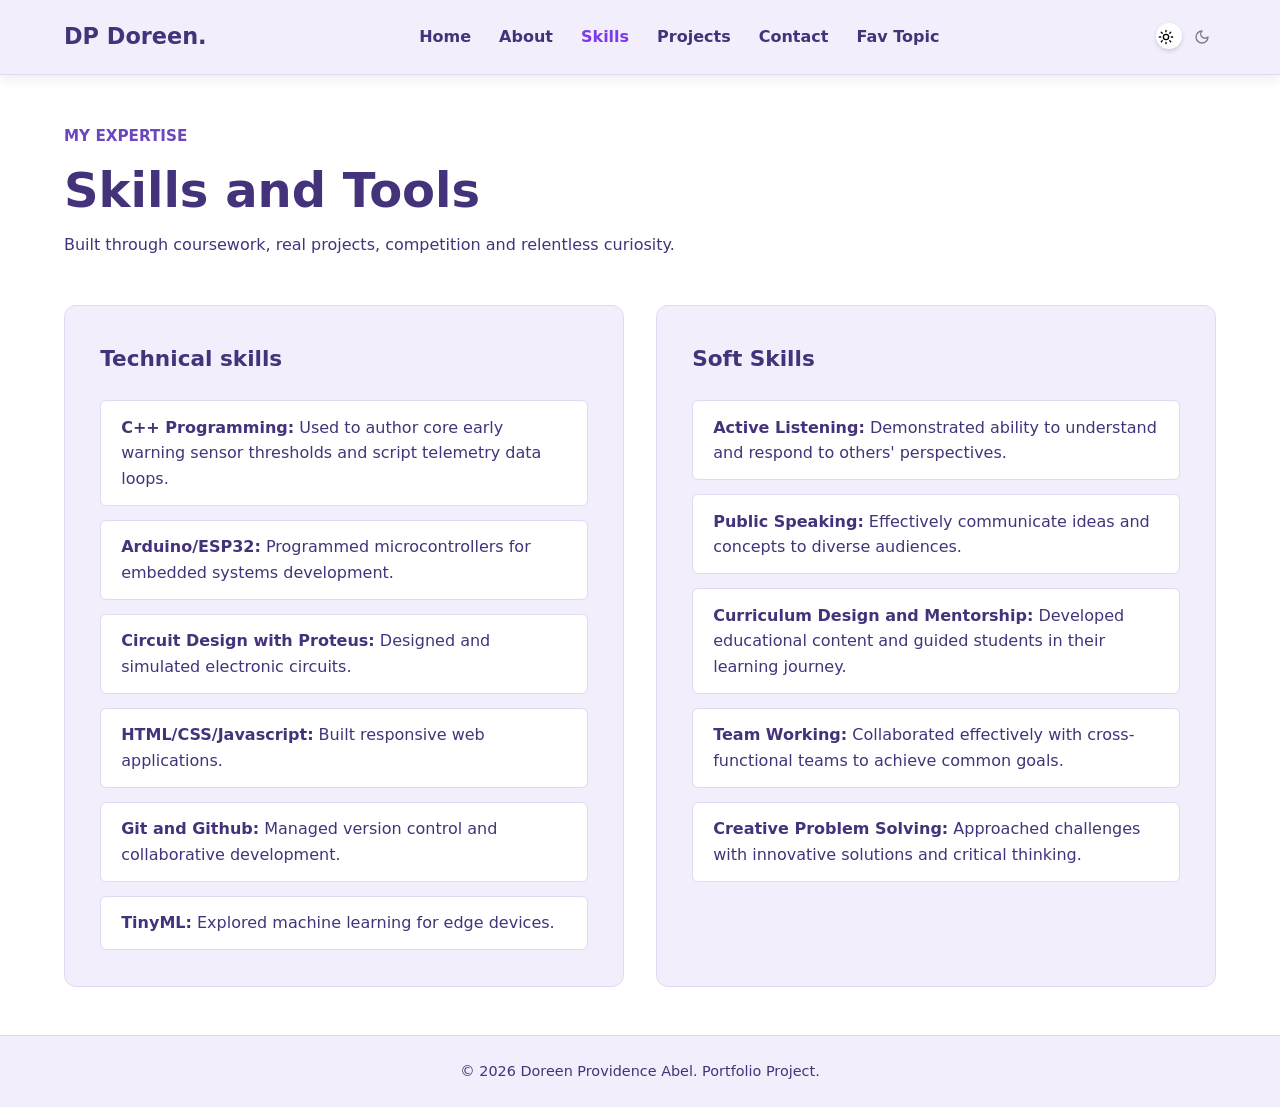
<file: skills.html>
<!DOCTYPE html>
<html lang="en">

<head>
    <meta charset="UTF-8">
    <meta name="viewport" content="width=device-width, initial-scale=1.0">
    <title>Skills & Expertise | Doreen Providence Abel</title>
    <!-- Linked Stylesheet using Sans Regular rules -->
    <link rel="stylesheet" href="./css/style.css">

    <script>
        (function () {
            const savedTheme = localStorage.getItem('theme') || 'light';
            document.documentElement.setAttribute('data-theme', savedTheme);
        })();
    </script>
</head>

<body class="site-wrapper">

    <!-- UNIVERSAL HEADER COMPONENT -->
    <header>
        <nav class="nav-container">
            <div class="logo">DP Doreen.</div>

            <!-- Standard Desktop Navigation Links Container -->
            <ul class="nav-links">
                <li><a href="index.html">Home</a></li>
                <li><a href="about.html">About</a></li>
                <li><a href="skills.html" class="active">Skills</a></li>
                <li><a href="projects.html">Projects</a></li>
                <li><a href="contact.html">Contact</a></li>
                <li><a href="fav-topic.html">Fav Topic</a></li>
            </ul>
            <div class="nav-utilities">
                <!-- Finalized Vector Pill Theme Switcher (Matches Your Design Reference) -->
                <button id="theme-toggle" class="theme-switch-pill" aria-label="Toggle Light and Dark Mode State">
                    <span class="pill-thumb"></span>

                    <!-- Vector Sun Line Icon -->
                    <svg class="icon-sun" viewBox="0 0 24 24" fill="none" stroke="currentColor" stroke-width="2" stroke-linecap="round"
                        stroke-linejoin="round">
                        <circle cx="12" cy="12" r="4"></circle>
                        <path
                            d="M12 2v2M12 20v2M4.93 4.93l1.41 1.41M17.66 17.66l1.41 1.41M2 12h2M20 12h2M6.34 17.66l-1.41 1.41M19.07 4.93l-1.41 1.41">
                        </path>
                    </svg>

                    <!-- Vector Moon Line Icon -->
                    <svg class="icon-moon" viewBox="0 0 24 24" fill="none" stroke="currentColor" stroke-width="2" stroke-linecap="round"
                        stroke-linejoin="round">
                        <path d="M12 3a6 6 0 0 0 9 9 9 9 0 1 1-9-9Z"></path>
                    </svg>
                </button>

                <button id="hamburger-trigger" aria-label="Toggle Mobile Navigation Drawer">☰</button>
            </div>

        </nav>
    </header>

    <!-- MAIN EXPERTISE PANEL -->
    <main class="main-content">
        <section class="skills-page-wrapper">

            <!-- Exact Figma Headline Elements -->
            <div class="skills-hero-header">
                <span class="eyebrow-text">My expertise</span>
                <h1>Skills and Tools</h1>
                <p class="tagline-sub">Built through coursework, real projects, competition and relentless curiosity.</p>
            </div>

            <!-- 2-COLUMN EXPERTISE DASHBOARD GRID (Matches your Figma columns exactly!) -->
            <div class="skills-dashboard-grid">

                <!-- Left Card Module: Technical Skills Component -->
                <div class="skills-column-card">
                    <h2>Technical skills</h2>
                    <div class="skills-list-stack">
                        <div class="skill-badge-row"> <strong>C++ Programming:</strong> Used to author core early warning sensor thresholds
                            and script telemetry data loops.</div>
                        <div class="skill-badge-row"><strong>Arduino/ESP32:</strong> Programmed microcontrollers for embedded systems
                            development.</div>
                        <div class="skill-badge-row"><strong>Circuit Design with Proteus:</strong> Designed and simulated
                            electronic circuits.</div>
                        <div class="skill-badge-row"><strong>HTML/CSS/Javascript:</strong> Built responsive web applications.</div>
                        <div class="skill-badge-row"><strong>Git and Github:</strong> Managed version control and collaborative development.
                        </div>
                        <div class="skill-badge-row"><strong>TinyML:</strong> Explored machine learning for edge devices.</div>
                    </div>
                </div>

                <!-- Right Card Module: Soft Skills Component -->
                <div class="skills-column-card">
                    <h2>Soft Skills</h2>
                    <div class="skills-list-stack">
                        <div class="skill-badge-row"><strong>Active Listening:</strong> Demonstrated ability to understand and
                            respond to others' perspectives.</div>
                        <div class="skill-badge-row"><strong>Public Speaking:</strong> Effectively communicate ideas and concepts to diverse
                            audiences.</div>
                        <div class="skill-badge-row"><strong>Curriculum Design and Mentorship:</strong> Developed educational content and
                            guided students in their learning journey.</div>
                        <div class="skill-badge-row"><strong>Team Working:</strong> Collaborated effectively with cross-functional teams to
                            achieve common goals.</div>
                        <div class="skill-badge-row"><strong>Creative Problem Solving:</strong> Approached challenges with innovative
                            solutions and critical thinking.</div>
                    </div>
                </div>

            </div>
        </section>
    </main>

    <!-- STICKY FOOTER COPYRIGHT NOTICE -->
    <footer class="site-footer">
        <p>&copy; 2026 Doreen Providence Abel. Portfolio Project.</p>
    </footer>

    <script src="./script.js"></script>
</body>

</html>
</file>
<file: css/style.css>
/* ==========================================================================
   1. GLOBAL SYSTEM VARIABLES (Calculated Palette & Universal Sans Font)
   ========================================================================== */
:root {
    /* Your Calculated Light Mode Design Palette Tokens */
    --color-bg: #FFFFFF;
    --color-surface: #F3EEFB;
    --color-text: #44337A;
    --color-accent: #6B46C1;
    --color-accent-hover: #7C3AED;
    --color-border: #E2D9F3;
    --font-sans: 'Inter', system-ui, -apple-system, sans-serif;
    --max-width: 1200px;
    --radius: 12px;
    --transition: background-color 0.15s opacity ease, color 0.15s ease, border-color 0.15s ease;

}


/* Dark Mode Variable Overrides (Theme Engine Variable Swap) */
[data-theme="dark"] {
    --color-bg: #121212;
    --color-surface: #1E1730;
    --color-text: #B794F4;
    --color-accent: #B794F4;
    --color-accent-hover: #D6BCFA;
    --color-border: #2D253E;
}



/* ==========================================================================
   2. STICKY FOOTER CORE ENGINE INITIALIZATION
   ========================================================================== */
* {
    box-sizing: border-box;
    margin: 0;
    padding: 0;
}

html,
body {
    height: 100%;
}

body {
    background-color: var(--color-bg);
    color: var(--color-text);
    font-family: var(--font-sans);
    transition: var(--transition);
    line-height: 1.6;
    display: flex;
    flex-direction: column;
    text-rendering: optimizeLegibility;
    -webkit-font-smoothing: antialiased;
    -moz-osx-font-smoothing: grayscale;
}

/* Container boxes center elements dynamically inside a fluid 12-column grid layout constraint */
main,
.main-content {
    flex: 1 0 auto;
    width: 100%;
    max-width: var(--max-width);
    margin: 0 auto;
    padding: 3rem 1.5rem;
}

/* Universal Fixed Sticky Bottom Centered Footer */
footer,
.site-footer {
    flex-shrink: 0;
    text-align: center;
    /* Forces copyright alignment to absolute bottom center */
    padding: 1.5rem;
    background-color: var(--color-surface);
    border-top: 1px solid var(--color-border);
    font-size: 0.9rem;
    font-weight: 500;
    transition: var(--transition);
}

/* Core Action Utility Buttons Tokens */
.btn {
    display: inline-block;
    padding: 0.8rem 1.6rem;
    background-color: var(--color-accent);
    color: #FFFFFF;
    text-decoration: none;
    border-radius: var(--radius);
    font-weight: 600;
    border: none;
    cursor: pointer;
    transition: var(--transition);
}

.btn:hover {
    background-color: var(--color-accent-hover);
}

/* ==========================================================================
   3. UNIVERSAL HEADERS & LINKS LOGIC (Flexbox Structural Rule)
   ========================================================================== */
header {
    background-color: var(--color-surface);
    border-bottom: 1px solid var(--color-border);
    transition: var(--transition);
    width: 100%;
    position: fixed;
    top: 0;
    left: 0;
    z-index: 999999;
    box-shadow: 0 4px 12px rgba(0, 0, 0, 0.08);
}

.nav-container {
    max-width: var(--max-width);
    margin: 0 auto;
    display: flex;
    justify-content: space-between;
    align-items: center;
    padding: 1.2rem 1.5rem;
}

.logo {
    font-weight: 700;
    font-size: 1.4rem;
}

main,
.main-content {
    margin-top: 75px !important;
}

.nav-links {
    display: flex;
    list-style: none;
    gap: 1.75rem;
}

.nav-links a {
    color: var(--color-text);
    text-decoration: none;
    font-weight: 600;
    padding-bottom: 4px;
    transition: color 0.2s ease;
}

.nav-links a.active,
.nav-links a:hover {
    color: var(--color-accent-hover);
    border-bottom: none;
    text-decoration: none !important;

}

.nav-utilities {
    display: flex;
    gap: 1.25rem;
    align-items: center;
}

#theme-toggle,
#hamburger-trigger {
    background: none;
    border: none;
    font-size: 1.4rem;
    cursor: pointer;
    color: var(--color-text);
}

#hamburger-trigger {
    display: none;
}

/* ==========================================================================
   4. HOME PAGE SCHEMATICS
   ========================================================================== */
.hero-split-layout {
    display: flex;
    justify-content: space-between;
    align-items: center;
    gap: 3rem;
    margin-bottom: 5rem;
    width: 100%;
}

.hero-text-block .eyebrow-sub {
    font-size: 0.85rem;
    font-weight: 700;
    letter-spacing: 1px;
    color: var(--color-accent);
}

.hero-text-block h1 {
    font-size: 3.2rem;
    font-weight: 700;
    margin: 0.3rem 0;
}

.hero-text-block {
    flex: 1;
    min-width: 0;
}

.hero-text-block h2 {
    font-size: 1.6rem;
    font-weight: 500;
    opacity: 0.9;
    margin-bottom: 1.25rem;
}

.hero-tagline {
    font-size: 1.15rem;
    margin-bottom: 2rem;
}

.cta-action-group {
    display: flex;
    gap: 1rem;
}

.btn-secondary {
    background-color: transparent;
    color: var(--color-text);
    border: 2px solid var(--color-accent);
}

.btn-secondary:hover {
    background-color: var(--color-surface);
}


.hero-avatar-wrapper {
    flex-shrink: 0;
    width: 320px;
    /* Absolute maximum boundary width */
    height: 320px;
    /* Absolute maximum boundary height */
    display: flex;
    justify-content: center;
    align-items: center;
    overflow: hidden;
    /* Prevents raw photo from blowing past the frame */
}

img.wireframe-avatar-circle,
.hero-avatar-wrapper img {
    width: 300px !important;
    /* Hard-locks the width to a clean, spacious dimension */
    height: 300px !important;
    /* Hard-locks the height to maintain a 1:1 square ratio block */
    max-width: 300px !important;
    max-height: 300px !important;
    border-radius: 50% !important;
    /* Crops rectangular picture corners into a flawless circle */
    object-fit: cover !important;
    object-position: center top !important;
    border: 3px var(--color-accent) !important;
    background-color: var(--color-surface);
    display: block !important;
}

.metrics-panel-grid {
    display: grid;
    grid-template-columns: repeat(4, 1fr);
    gap: 1.5rem;
}

.metric-card {
    background-color: var(--color-surface);
    border: 1px solid var(--color-border);
    padding: 1.75rem;
    border-radius: var(--radius);
    text-align: center;
}

.metric-card h3 {
    font-size: 2.2rem;
    color: var(--color-accent);
    margin-bottom: 0.25rem;
}

/* ==========================================================================
   5. ABOUT PAGE SCHEMATICS (Split Level Layout Dashboard)
   ========================================================================== */
.about-dashboard-layout {
    display: flex;
    gap: 3rem;
}

.profile-aside-card {
    flex: 1;
    background-color: var(--color-surface);
    border: 1px solid var(--color-border);
    border-radius: var(--radius);
    padding: 2.2rem;
    align-self: flex-start;
}

.profile-circle-placeholder {
    width: 85px;
    height: 85px;
    border-radius: 50%;
    background-color: var(--color-accent);
    color: #FFFFFF;
    display: flex;
    justify-content: center;
    align-items: center;
    font-weight: 700;
    font-size: 1.6rem;
    margin-bottom: 1.25rem;
}

.profile-subtitle-tag {
    font-size: 0.95rem;
    font-weight: 500;
    opacity: 0.8;
}

.card-separator {
    border: 0;
    height: 1px;
    background-color: var(--color-border);
    margin: 1.25rem 0;
}

.meta-data-table {
    list-style: none;
}

.meta-data-table li {
    padding: 0.6rem 0;
    border-bottom: 1px solid var(--color-border);
    font-size: 0.95rem;
}

.content-stream-panel {
    flex: 2;
}

.narrative-block,
.milestones-block {
    margin-bottom: 3rem;
}

.narrative-block h1,
.milestones-block h1,
.experience-block h1 {
    margin-bottom: 1.25rem;
    font-weight: 700;
}

.narrative-block h2,
.milestones-block h2,
.experience-block h2 {
    margin-bottom: 1.25rem;
    font-weight: 700;
}

.narrative-block p {
    margin-bottom: 1rem;
    font-size: 1.05rem;
}

.timeline-event-card {
    background-color: var(--color-surface);
    border-left: 4px solid var(--color-accent);
    padding: 1.5rem;
    margin-bottom: 1.5rem;
    border-radius: 0 var(--radius) var(--radius) 0;
}

.timeline-date {
    display: block;
    font-size: 0.85rem;
    font-weight: 700;
    color: var(--color-accent);
    margin-bottom: 0.35rem;
}

/* ==========================================================================
   6. SKILLS METRICS GRIDS STYLING
   ========================================================================== */
.skills-dashboard-grid {
    display: grid;
    grid-template-columns: 1fr 1fr;
    gap: 3rem;
}

.skills-column h2 {
    margin-bottom: 1.5rem;
    border-bottom: 2px solid var(--color-surface);
    padding-bottom: 0.5rem;
}

.skill-item {
    margin-bottom: 1.5rem;
}

.skill-name {
    display: block;
    font-weight: 600;
    margin-bottom: 0.5rem;
}

/* ==========================================================================
   7. PROJECTS PAGE STYLING (Exact Parity Copy with your Figma Screenshot)
   ========================================================================== */
.projects-hero-header {
    margin-bottom: 3rem;
}

.projects-hero-header .eyebrow-text {
    font-size: 0.9rem;
    font-weight: 700;
    text-transform: uppercase;
    color: var(--color-accent);
}

.projects-hero-header h1 {
    font-size: 3rem;
    font-weight: 700;
    margin: 0.2rem 0;
}

.projects-showcase-grid {
    display: grid;
    grid-template-columns: repeat(3, 1fr);
    gap: 1.5rem;
    margin-bottom: 5rem;
}

.project-card {
    background-color: var(--color-surface);
    border: 1px solid var(--color-border);
    border-radius: var(--radius);
    padding: 1.75rem;
    display: flex;
    flex-direction: column;
    min-height: 240px;
    transition: var(--transition);
}

.card-domain {
    font-size: 0.75rem;
    font-weight: 700;
    opacity: 0.6;
    text-transform: uppercase;
    letter-spacing: 0.5px;
}

.project-card h3 {
    font-size: 1.4rem;
    margin: 0.4rem 0;
    font-weight: 700;
}

.card-desc {
    font-size: 0.95rem;
    margin-bottom: 1.5rem;
    flex-grow: 1;
}

.tech-badge-container {
    display: flex;
    flex-wrap: wrap;
    gap: 0.5rem;
    margin-top: auto;
}

.tech-tag {
    background-color: var(--color-bg);
    border: 1px solid var(--color-border);
    padding: 0.3rem 0.65rem;
    font-size: 0.75rem;
    border-radius: 6px;
    font-weight: 600;
}

.soon-card {
    border: 1px dashed var(--color-accent);
    background-color: transparent;
    justify-content: center;
    text-align: center;
}

/* GitHub Async Display Section */
.github-cards-grid {
    display: grid;
    grid-template-columns: repeat(auto-fill, minmax(290px, 1fr));
    gap: 1.5rem;
    margin-top: 2rem;
}

/*8. FAVORITE TOPIC LONGFORM ARTICLE VIEW */

.article-header {
    text-align: center;
    margin-bottom: 3rem;
}

.article-text-content p {
    font-size: 1.05rem;
    opacity: 0.9;
    margin-bottom: 1.5rem;
    line-height: 1.6;

}

.article-text-content p:last-child {
    margin-bottom: 0;
}

.wireframe-image-block {
    background-color: var(--color-surface);
    border: 1px solid var(--color-border);
    border-radius: var(--radius);
    margin: 2.5rem 0;
    padding: 1.5rem;
}

.x-box-graphic {
    position: relative;
    width: 100%;
    height: 220px;
    display: flex;
    justify-content: center;
    align-items: center;
}

.x-box-graphic svg {
    position: absolute;
    top: 0;
    left: 0;
    width: 100%;
    height: 100%;
    opacity: 0.3;
}

.placeholder-caption {
    position: relative;
    z-index: 5;
    background-color: var(--color-bg);
    padding: 0.6rem 1.2rem;
    border-radius: var(--radius);
    border: 1px solid var(--color-border);
    font-size: 0.85rem;
    font-weight: 500;
}

/* 9. CONTACT FORMS SCHEMATICS*/
.contact-grid-wrapper {
    display: grid;
    grid-template-columns: 1fr 1.3fr;
    gap: 4rem;
}

.message-form-panel {
    background-color: var(--color-surface);
    border: 1px solid var(--color-border);
    padding: 2.5rem;
    border-radius: var(--radius);
}

.form-row-split {
    display: grid;
    grid-template-columns: 1fr 1fr;
    gap: 1.25rem;
}

.input-group {
    margin-bottom: 1.4rem;
}

.input-group label {
    display: block;
    font-size: 0.85rem;
    font-weight: 700;
    margin-bottom: 0.4rem;
}

.input-group input,
.input-group textarea {
    width: 100%;
    padding: 0.8rem;
    border: 1px solid var(--color-border);
    background-color: var(--color-bg);
    color: var(--color-text);
    font-family: var(--font-sans);
    border-radius: 8px;
}

.btn-submit {
    width: 100%;
    padding: 0.9rem;
    font-size: 1rem;
}

/*. MOBILE CROSS-VIEWPORT FALLBACK OVERRIDES (Responsive Compaction Engine) */
@media (max-width: 950px) {

    main,
    .main-content {
        padding: 2rem 1.25rem;
        width: 100%;
        max-width: 100%;
    }

    .nav-container {
        flex-direction: row;
        display: flex;
        justify-content: space-between;
        padding: 1rem;
        position: relative;
    }

    #hamburger-trigger {
        display: block;
        order: 1;
        position: relative;
        z-index: 10000;
    }

    .logo {
        order: 2;
        text-align: center;
        flex-grow: 1;
    }

    .nav-utilities {
        order: 3;
        gap: 0.5rem;
    }

    .nav-links {
        display: flex;
        flex-direction: column;
        position: fixed;
        top: 0;
        left: 0;
        height: 100vh;
        width: 280px;
        max-width: 80%;
        background-color: var(--color-surface);
        border-right: 1px solid var(--color-border);
        border-bottom: none;
        padding: 6rem 2rem 2rem 2rem;
        gap: 2rem;
        text-align: left;
        z-index: 9999;
        box-shadow: 4px 0 15px rgba(0, 0, 0, 0.1);
        opacity: 1;
        visibility: visible;
        transform: translateX(0);
        transition: opacity 0.3s ease, transform 0.3s, cubic-bezier(0.4, 0, 0.2, 1), visibility 0.3s ease;

    }

    .nav-links.active {
        opacity: 1;
        visibility: visible;
        transform: translateX(0);
    }


    #hero {
        flex-direction: column-reverse;
        text-align: center;
    }

    .cta-action-group {
        justify-content: center;
    }

    .metrics-panel-grid {
        grid-template-columns: repeat(2, 1fr);
    }

    .about-dashboard-layout,
    .skills-dashboard-grid,
    .article-split-grid,
    .contact-grid-wrapper {
        grid-template-columns: 1fr;
        display: flex;
        flex-direction: column;
        gap: 2rem;
        width: 100%;
    }

    .profile-aside-card,
    .message-form-panel {
        width: 100%;
        max-width: 100%;
        padding: 1.5rem;
    }

    /* Collapses the 3-column project cards grid down into single file column matching mobile wireframes */
    .projects-showcase-grid {
        grid-template-columns: 1fr;
    }

    .form-row-split {
        display: flex;
        flex-direction: column;
        grid-template-columns: 1fr;
        gap: 0;

    }

    .input-group input,
    .input-group textarea {
        width: 100%;
        font-size: 1rem;
    }

    .btn-submit-node {
        width: 100%;
        font-size: 1.1rem;
    }

    .timeline-event-card {
        flex-direction: column;
        gap: 0.5rem;
    }

    .timeline-date {
        text-align: left;
    }
}

/* 
   FIGMA CANVAS ALIGNED SKILLS PAGE STYLING (Screenshot Parity Grounding)
   */
.skills-hero-header {
    margin-bottom: 3rem;
}

.skills-hero-header .eyebrow-text {
    font-size: 0.95rem;
    font-weight: 600;
    text-transform: uppercase;
    color: var(--color-accent);
}

.skills-hero-header h1 {
    font-size: 3rem;
    margin: 0.2rem 0;
    font-weight: 700;
}

/* 2-Column Wide Dashboard Splitting Layout Base */
.skills-dashboard-grid {
    display: grid;
    grid-template-columns: 1fr 1fr;
    /* Spans perfectly across your grid columns */
    gap: 2rem;
}

/* The larger background panel containers from your screenshot */
.skills-column-card {
    background-color: var(--color-surface);
    border: 1px solid var(--color-border);
    border-radius: var(--radius);
    padding: 2.2rem;
}

.skills-column-card h2 {
    font-size: 1.35rem;
    font-weight: 700;
    margin-bottom: 1.5rem;
}

.skills-list-stack {
    display: flex;
    flex-direction: column;
    gap: 0.85rem;
}

/* White rounded-corner individual badge cards directly mirroring your wireframe fields */
.skill-badge-row {
    background-color: var(--color-bg);
    color: var(--color-text);
    border: 1px solid var(--color-border);
    padding: 0.85rem 1.25rem;
    border-radius: 6px;
    font-weight: 500;
    font-size: 1rem;
    transition: var(--transition);
}

.skill-badge-row:hover {
    border-color: var(--color-accent);
    padding-left: 1.5rem;
    /* Subtle elegant hover shift interaction */
}

/* Media Query overrides break columns vertically automatically for narrow mobile frames */
@media (max-width: 850px) {
    .skills-dashboard-grid {
        grid-template-columns: 1fr;
        gap: 1.5rem;
    }
}

/*
   FAV TOPIC DOUBLE COLUMN SYSTEM STYLE MAP 
   */
.article-master-heading {
    text-align: center;
    margin-bottom: 3.5rem;
}

.article-master-heading h1 {
    font-size: 2.5rem;
    font-weight: 700;
}

.article-split-grid {
    display: grid;
    grid-template-columns: 1fr 1fr;
    gap: 3rem;
}

.wireframe-caption {
    font-size: 0.9rem;
    font-style: italic;
    opacity: 0.8;
    margin-top: 0.5rem;
    text-align: center;
}

.article-text-content h3 {
    font-size: 1.4rem;
    margin: 1.25rem 0 0.5rem 0;
    font-weight: 700;
}

.article-text-content p {
    font-size: 1.05rem;
    opacity: 0.9;
}

/* 
   404 ERROR STATE ABSOLUTE CENTERING ENGINE
    */
.error-page-alignment {
    display: flex;
    justify-content: center;
    align-items: center;
    min-height: 65vh;
}

.error-centered-panel {
    text-align: center;
    max-width: 650px;
}

.error-code-title {
    font-size: 7rem;
    font-weight: 800;
    line-height: 1;
    color: var(--color-text);
    margin-bottom: 1rem;
}

.error-centered-panel h2 {
    font-size: 1.8rem;
    font-weight: 600;
    margin-bottom: 0.5rem;
}

.error-subtitle {
    font-size: 1rem;
    opacity: 0.8;
    margin-bottom: 2.5rem;
}

.error-body-canvas {
    justify-content: center;
    align-items: center;
    background-color: var(--color-bg);
}


/* 
   CONTACT SOCIAL CARDS GRID SYSTEM (Figma Design Parity Map)
    */

/* 1. Split Layout Grid Wrapper */
.contact-grid-wrapper {
    display: grid;
    grid-template-columns: 1fr 1.3fr;
    gap: 3.5rem;
    margin-top: 2rem;
    align-items: start;
}

/* 2. Left Column Layout Spacing */
.social-links-panel .section-eyebrow {
    font-size: 0.9rem;
    font-weight: 700;
    text-transform: uppercase;
    letter-spacing: 0.5px;
    color: var(--color-accent);
}

.social-links-panel h2 {
    font-size: 2.5rem;
    font-weight: 700;
    margin: 0.2rem 0 0.75rem 0;
}

.section-tagline {
    font-size: 1.05rem;
    opacity: 0.9;
    margin-bottom: 2rem;
    line-height: 1.5;
}

/* 3. Vertical Stack Container for Your Cards */
.contact-method-cards {
    display: flex;
    flex-direction: column;
    gap: 1rem;
    margin-top: 1.5rem;
}


/* 4. The Individual Boxed Cards (Directly Mirroring Your Figma Boxes) */
.contact-card {
    background-color: var(--color-surface);
    border: 1px solid var(--color-border);
    border-radius: var(--radius);
    padding: 1.25rem 1.5rem;
    display: flex;
    flex-direction: column;
    gap: 0.25rem;
    text-decoration: none;
    color: var(--color-text);
    transition: var(--transition);
}

/* Styling the Bold Technical Headers inside your cards */
.contact-card strong {
    font-size: 0.8rem;
    text-transform: uppercase;
    letter-spacing: 0.5px;
    color: var(--color-accent);
    font-weight: 700;
}

/* Styling the raw detail text labels inside your cards */
.contact-card span {
    font-size: 1rem;
    word-break: break-all;

}

/* Special styling override variant box for your Download Link Card */
.download-card {
    border: 1px solid var(--color-accent);
    cursor: pointer;
}

/* Interactive hover response tracking */
.contact-card:hover {
    border-color: var(--color-accent-hover);
    background-color: var(--color-bg);
    transform: translateY(-2px);
}

/* 5. Mobile Responsive Auto-collapse Overrides */
@media (max-width: 900px) {
    .contact-grid-wrapper {
        grid-template-columns: 1fr;
        gap: 2.5rem;
    }
}





/* Snug Left Social Cards (Height reduced to tightly wrap text) */
.contact-card {
    background-color: var(--color-surface);
    border: 1px solid var(--color-border);
    border-radius: var(--radius);
    padding: 0.85rem 1.25rem;
    /* Drastically cut padding height down from 2.2rem */
    display: flex;
    align-items: center;
    gap: 1rem;
    text-decoration: none;
    color: var(--color-text);
    transition: var(--transition);
}

/* Brand-Matching Crisp Vector Icon Link Properties */
.contact-svg-icon {
    width: 22px;
    height: 22px;
    color: var(--color-accent);
    /* Automatically absorbs light/dark purple variables */
    flex-shrink: 0;
    transition: var(--transition);
}

.card-text-group {
    display: flex;
    flex-direction: row;
    gap: 0.5rem;
    flex-wrap: wrap;
    align-items: center;
}


.card-text-group span {
    font-size: 0.95rem;
    font-weight: 500;
    word-break: break-all;
    opacity: 0.95;
}

.contact-card:hover {
    border-color: var(--color-accent-hover);
    background-color: var(--color-bg);
}

.contact-card:hover .contact-svg-icon {
    color: var(--color-accent-hover);
    transform: scale(1.05);
}

/* Shaded Right Input Box Panel */
.message-form-panel {
    background-color: var(--color-surface);
    border: 1px solid var(--color-border);
    padding: 2rem;
    border-radius: var(--radius);
}

.input-group {
    margin-bottom: 1rem;

}

.input-group label {
    display: block;
    font-size: 0.9rem;
    font-weight: 600;
    margin-bottom: 0.35rem;
}

/* Reduced Height Inputs for crisp, high-end appearance */
.input-group input {
    width: 100%;
    padding: 0.65rem 0.85rem;
    border: 1px solid var(--color-border);
    background-color: var(--color-bg);
    color: var(--color-text);
    font-family: var(--font-sans);
    border-radius: 6px;
    font-size: 0.95rem;
}

.input-group textarea {
    width: 100%;
    padding: 0.75rem 0.85rem;
    border: 1px solid var(--color-border);
    background-color: var(--color-bg);
    color: var(--color-text);
    font-family: var(--font-sans);
    border-radius: 6px;
    font-size: 0.95rem;
    resize: vertical;

}

.contact-card:hover {
    border-color: var(--color-accent);
    background-color: var(--color-bg);
}

/* 3. Right Column Form Background Panel */
.message-form-panel {
    background-color: var(--color-surface);
    border: 1px solid var(--color-border);
    padding: 2.5rem;
    border-radius: var(--radius);
}

.form-row-split {
    display: grid;
    grid-template-columns: 1fr 1fr;
    gap: 1.25rem;
}

.input-group {
    margin-bottom: 1.5rem;
}

.input-group label {
    display: block;
    font-size: 1rem;
    font-weight: 500;
    margin-bottom: 0.5rem;
}

/* Clear, borderless white text input elements directly matching your image blocks */
.input-group input,
.input-group textarea {
    width: 100%;
    padding: 0.9rem 1rem;
    border: 1px solid var(--color-border);
    background-color: var(--color-bg);
    color: var(--color-text);
    font-family: var(--font-sans);
    border-radius: 6px;
    font-size: 1rem;
    transition: var(--transition);
}

.input-group input:focus,
.input-group textarea:focus {
    outline: none;
    border-color: var(--color-accent);
    background-color: var(--color-bg);
}

/* Centered submission button component box matching your bottom card track */
.btn-submit-node {
    width: 100%;
    padding: 1rem;
    background-color: var(--color-bg);
    color: var(--color-text);
    border: 1px solid var(--color-border);
    border-radius: 6px;
    font-size: 1rem;
    font-weight: 600;
    cursor: pointer;
    transition: var(--transition);
}

.btn-submit-node:hover {
    background-color: var(--color-accent);
    color: #FFFFFF;
    border-color: var(--color-accent);
}

/* 4. Cross-Viewport Mobile Adjustments */
@media (max-width: 950px) {
    .contact-grid-wrapper {
        grid-template-columns: 1fr;
        display: flex;
        flex-direction: column;
        gap: 2rem;
    }

    .form-row-split {
        grid-template-columns: 1fr;
        gap: 0;
    }

    .message-form-panel {
        padding: 1.5rem;
    }
}

/*
   MOBILE HAMBURGER DRAWER & RESPONSIVE NAV COMPONENT STYLES
*/
.nav-utilities {
    display: flex;
    align-items: center;
    gap: 1.25rem;
}

#hamburger-trigger {
    display: none;
    background: none;
    border: none;
    font-size: 1.6rem;
    color: var(--color-text);
    cursor: pointer;
    padding: 0.25rem;
    transition: var(--transition);
}

/* Responsive Viewport Breakdown (Overrides standard mobile menu layout) */
@media (max-width: 950px) {
    #hamburger-trigger {
        display: block;
    }

    /* Transforms the standard links row list into an absolute positioned drop-down panel */
    .nav-links {
        display: flex;
        flex-direction: column;
        position: absolute;
        top: 70px;
        left: 0;
        width: 100%;
        background-color: var(--color-surface);
        border-bottom: 2px solid var(--color-border);
        padding: 2rem;
        gap: 1.5rem;
        text-align: center;
        z-index: 999;
        opacity: 0;
        visibility: hidden;
        transform: translateY(-10px);
        transition: opacity 0.3s ease, transform 0.3s ease, visibility 0.3s ease;
    }

    /* Attached via JavaScript instantly when the hamburger button node is clicked */
    .nav-links.active {
        opacity: 1;
        visibility: visible;
        transform: translateY(0);
        border-bottom: none;
    }
}

/* 
   PILL SLIDER THEME TOGGLE (Figma Screenshot Design Parity Mapping)
 */
.theme-switch-pill {
    position: relative;
    width: 64px;
    height: 34px;
    border-radius: 30px;
    background-color: #E2D9F3;
    /* Light background tracking track */
    border: 1px solid var(--color-border);
    display: flex;
    align-items: center;
    justify-content: space-between;
    padding: 0 6px;
    cursor: pointer;
    transition: background-color 0.3s ease, border-color 0.3s ease;
}

/* The Sliding Circular Interior Button Knob (Thumb) */
.pill-thumb {
    position: absolute;
    top: 3px;
    left: 4px;
    width: 26px;
    height: 26px;
    border-radius: 50%;
    background-color: #FFFFFF;
    box-shadow: 0 2px 4px rgba(0, 0, 0, 0.15);
    transition: transform 0.3s cubic-bezier(0.4, 0, 0.2, 1), background-color 0.3s ease;
    z-index: 1;
}

/* Vector Line SVG Icons Internal Layout Settings */
.theme-switch-pill svg {
    width: 16px;
    height: 16px;
    z-index: 2;
    position: relative;
    transition: color 0.3s ease;
}

.theme-switch-pill .icon-sun {
    color: #000000;
}

.theme-switch-pill .icon-moon {
    color: #7C7A85;

}

/* --------------------------------------------------------------------------
   ACTIVE DARK MODE OVERRIDES (Dynamic Slider Transitions via Parent Body Selector)
   -------------------------------------------------------------------------- */
[data-theme="dark"] .theme-switch-pill {
    background-color: #0D0A14;
    border-color: #2D253E;
}

/* Shifts the interior knob slider position smoothly from left to right side */
[data-theme="dark"] .theme-switch-pill .pill-thumb {
    transform: translateX(28px);
    background-color: #242132;
    /* Deep violet dark knob surface mask background */
}

[data-theme="dark"] .theme-switch-pill .icon-sun {
    color: #555261;
    /* Dims sun icon into dormant background state */
}

[data-theme="dark"] .theme-switch-pill .icon-moon {
    color: #FFFFFF;
    /* Illuminates clean white moon vector lines instantly */
}

/*
   11. COMPREHENSIVE FLUID RESPONSIVE ENGINE (Eliminates Side Margins & Empty Gaps)
   */
@media (max-width: 950px) {

    /* 1. Global Container Reset handles fluid padding footprints across phone windows */
    main,
    .main-content {
        padding: 1.5rem 1rem !important;
        width: 100% !important;
        max-width: 100% !important;
    }

    /* 2. ABOUT PAGE FLUID ENGINE */
    .about-dashboard-layout {
        display: flex !important;
        flex-direction: column !important;
        gap: 2rem !important;
        width: 100% !important;
    }

    /* Your left dashboard card from the image now expands fully to fill the screen boundaries edge-to-edge */
    .profile-aside-card {
        width: 100% !important;
        max-width: 100% !important;
        flex: none !important;
        padding: 2rem 1.5rem !important;

    }

    .content-stream-panel {
        width: 100% !important;
        flex: none !important;
    }

    .timeline-event-card {
        flex-direction: column !important;
        /* Stacks dates cleanly under technical titles on phones */
        gap: 0.5rem !important;
        width: 100% !important;
    }

    .timeline-date {
        text-align: left !important;
    }

    /* 3. CONTACT PAGE ANTI-SQUISH FLUID ENGINE */
    .contact-grid-wrapper {
        display: flex !important;
        flex-direction: column !important;
        /* Stacks contact card items above form containers */
        gap: 2rem !important;
        width: 100% !important;
    }

    /* Left row information layout tiles expand fully */
    .social-links-panel {
        width: 100% !important;
    }

    .contact-method-cards {
        width: 100% !important;
        gap: 1rem !important;
    }

    .contact-card {
        width: 100% !important;

    }

    /* Your Right Message Panel expands gracefully from tiny squished shapes into an elegant, clear card layout */
    .message-form-panel {
        width: 100% !important;
        max-width: 100% !important;
        padding: 2rem 1.5rem !important;

    }

    /* Converts first name/last name columns into clean, long stacked input layout fields */
    .form-row-split {
        display: flex !important;
        flex-direction: column !important;
        gap: 0 !important;
    }

    .input-group {
        width: 100% !important;
        margin-bottom: 1.5rem !important;
    }

    .input-group input,
    .input-group textarea {
        width: 100% !important;
        font-size: 1rem !important;
    }

    .btn-submit-node {
        width: 100% !important;
        padding: 1.1rem !important;
    }
}

/* 
   HOMEPAGE INTERIOR HERO SOCIAL ICONS ROW SYSTEM
   */
.hero-social-icons-row {
    display: flex;
    gap: 1.5rem;
    margin-bottom: 2rem;
    align-items: center;
}

/* Base style rules for your new inline SVG vector icons */
.hero-icon-link {
    display: flex;
    justify-content: center;
    align-items: center;
    color: var(--color-text);
    text-decoration: none;
    transition: transform 0.2s ease, color 0.2s ease;
}

.hero-icon-link svg {
    width: 26px;
    height: 26px;
}

/* Interactive hover color transformation engine */
.hero-icon-link:hover {
    color: var(--color-accent-hover);
    transform: translateY(-3px);

}

/* Responsive adjustment targets small minimized screen tracking layout frames */
@media (max-width: 950px) {
    .hero-social-icons-row {
        justify-content: center;
        margin-bottom: 1.75rem;
    }
}

.tech-badge-container a[href*="colab.research.google.com"]:hover {
    background-color: #ce7ed9 !important;
    color: #FFFFFF !important;
    transition: var(--transition);
}
</file>
